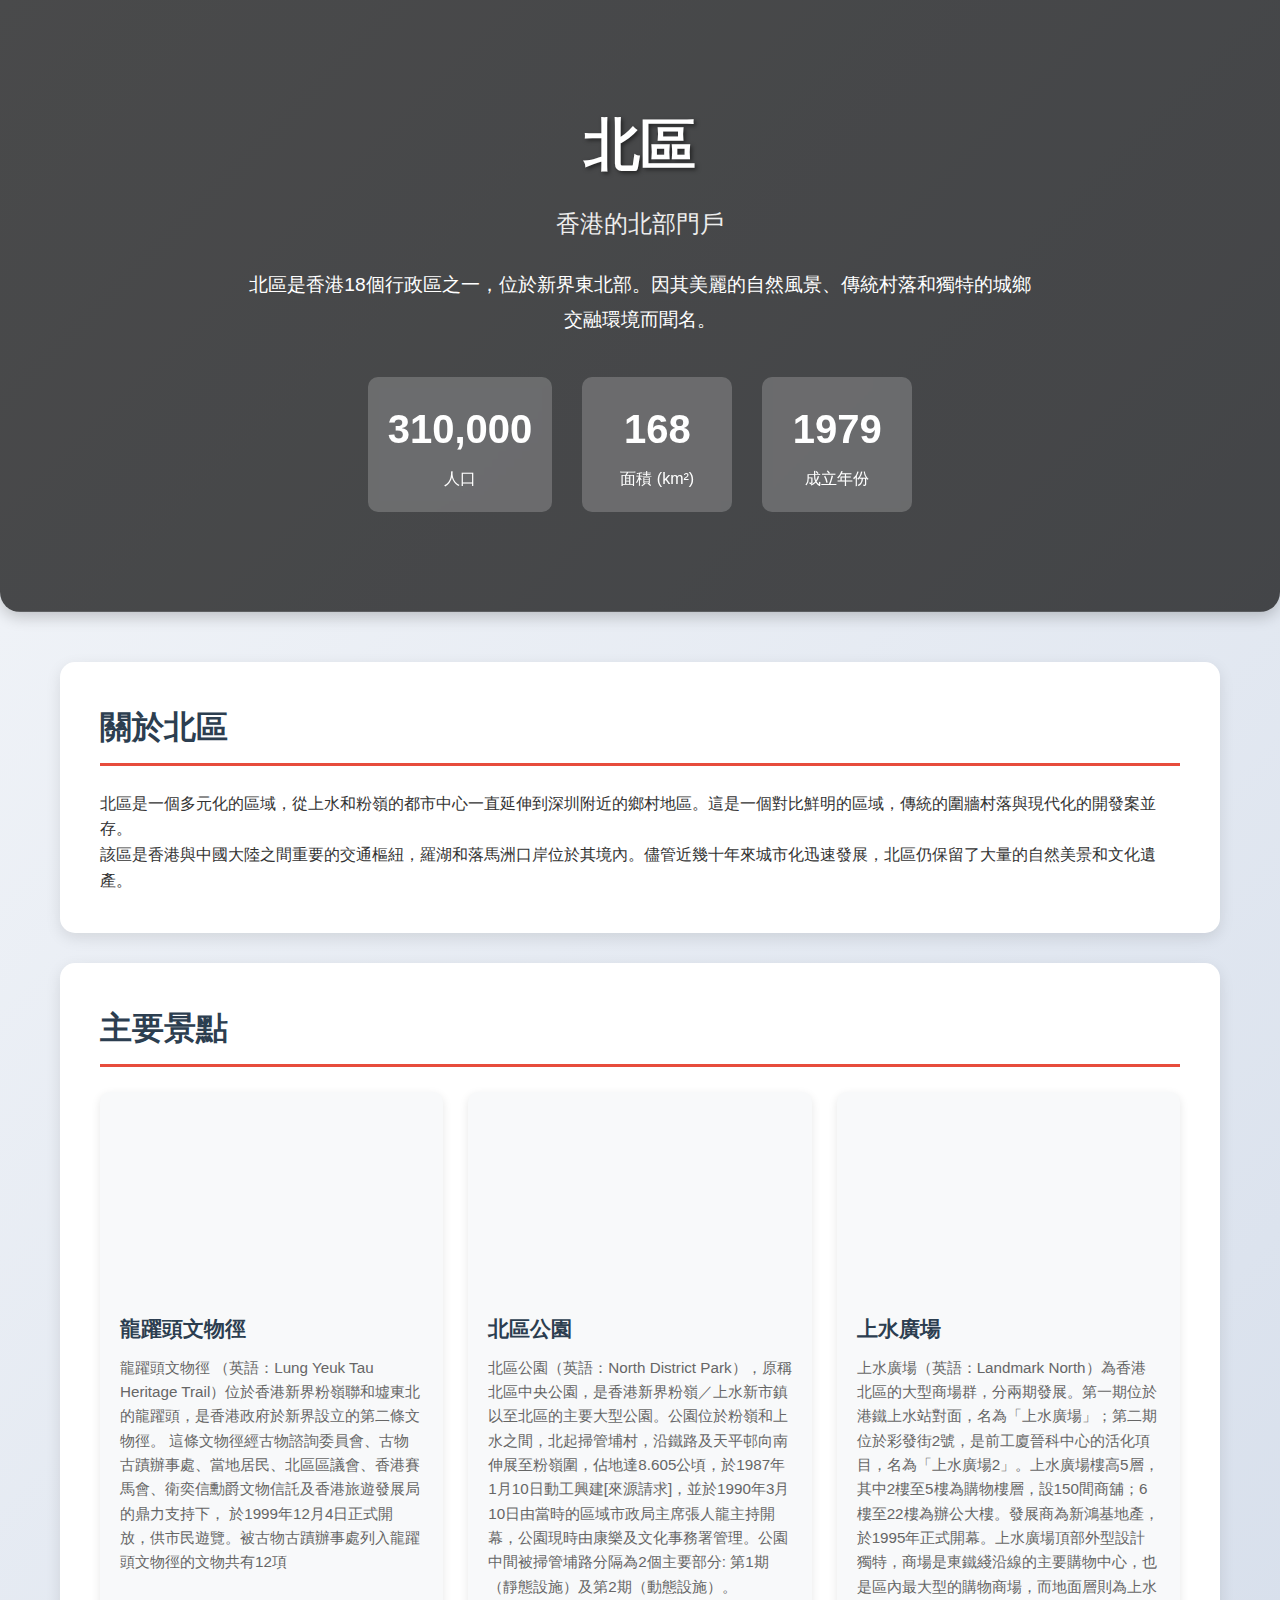
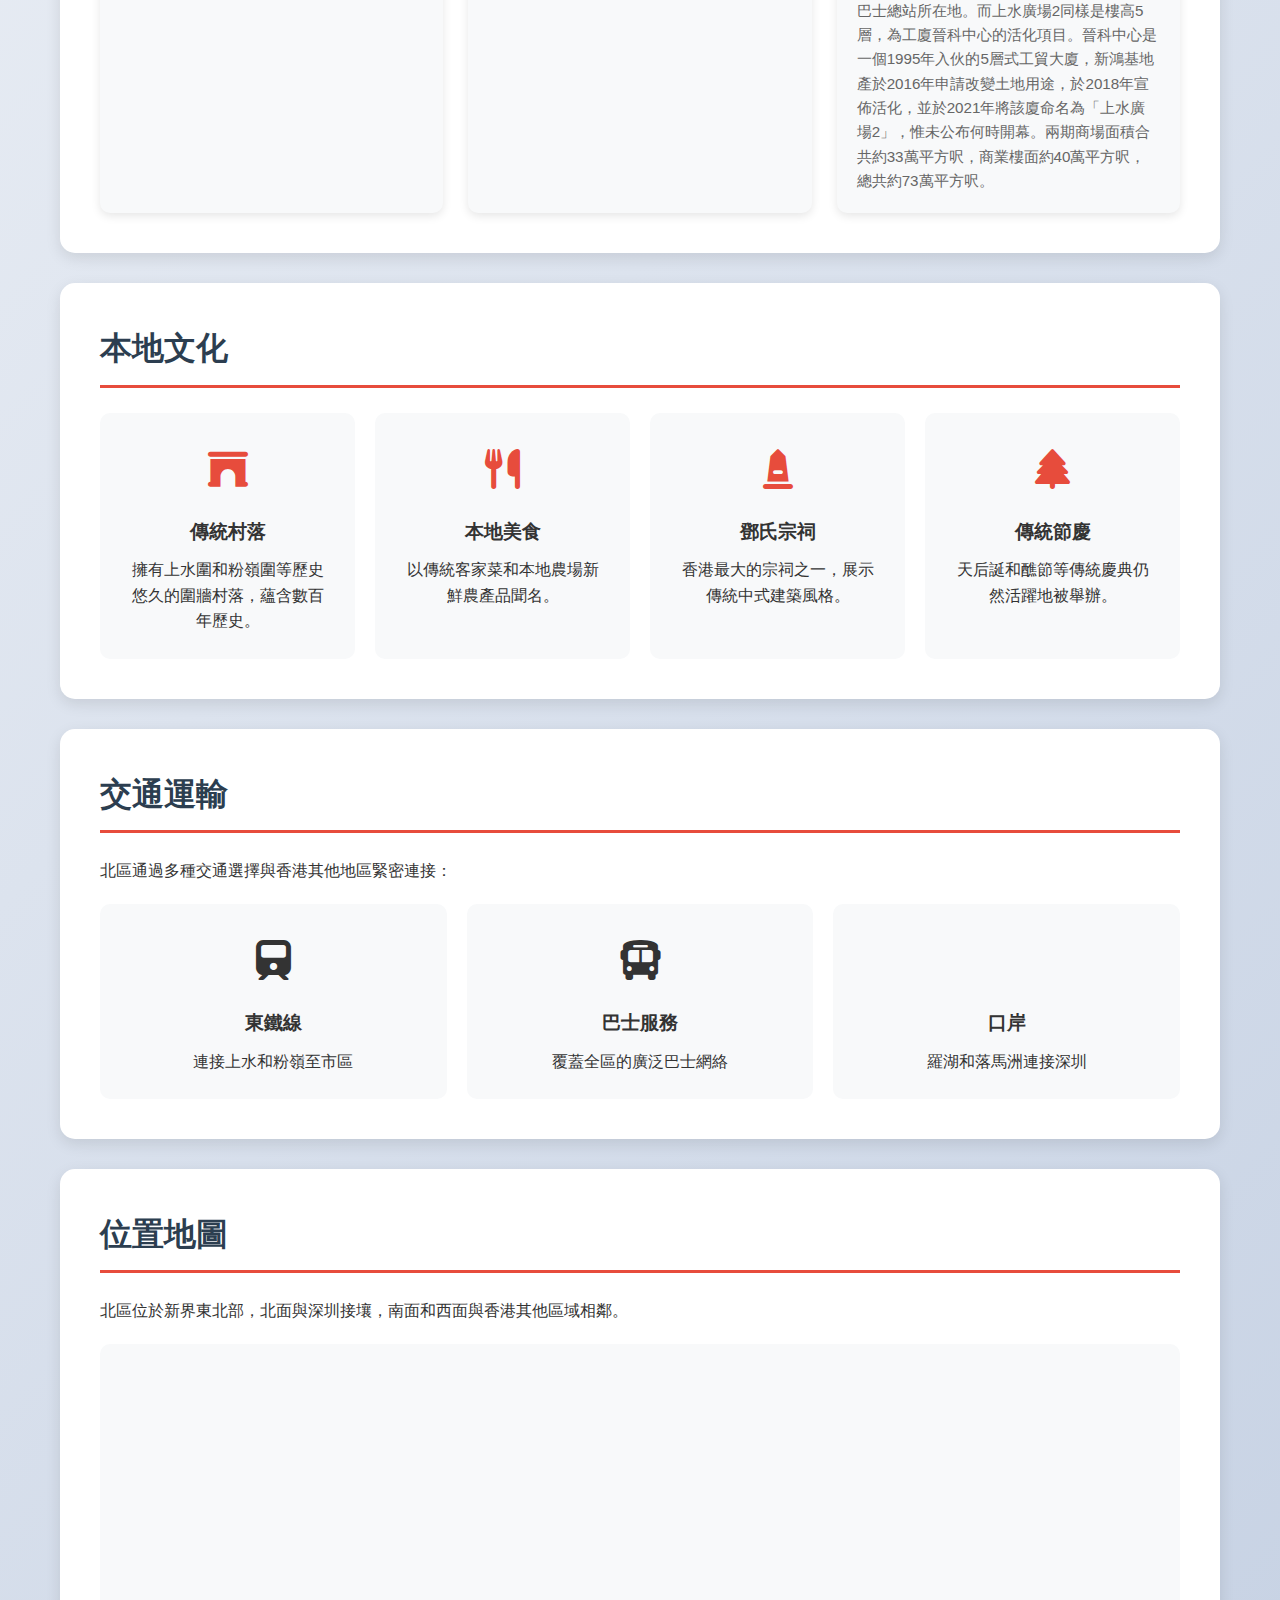
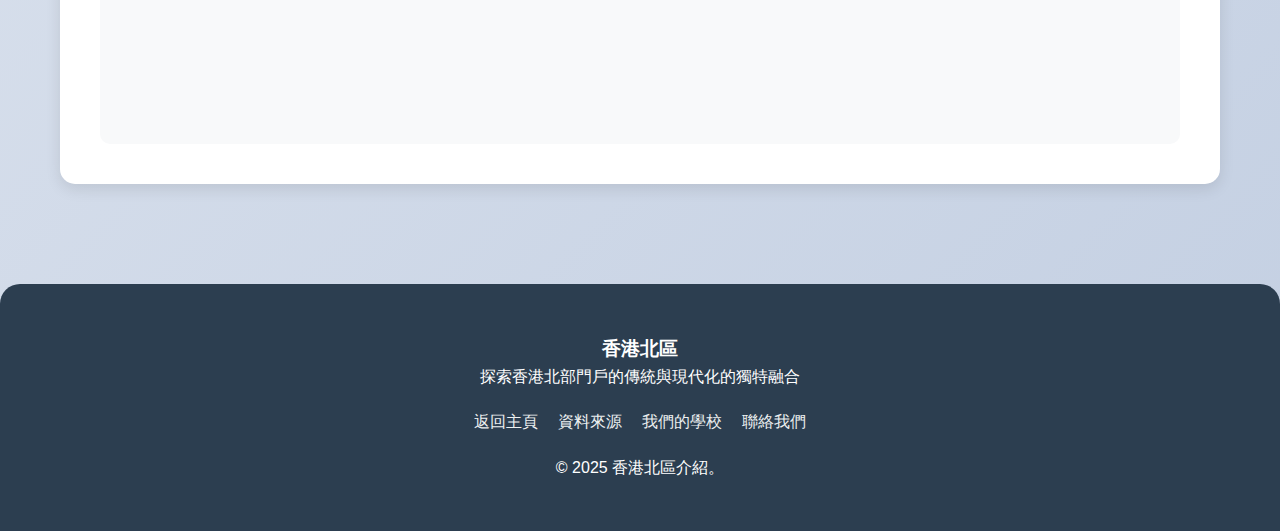
<file: homework_new_vesion/ben.html>
<!DOCTYPE html>
<html lang="en">
<head>
    <meta charset="UTF-8">
    <meta name="viewport" content="width=device-width, initial-scale=1.0">
    <title>Hong Kong North District - Regional Introduction</title>
    <link rel="stylesheet" href="https://cdnjs.cloudflare.com/ajax/libs/font-awesome/6.4.0/css/all.min.css">
    <style>
        * {
            margin: 0;
            padding: 0;
            box-sizing: border-box;
            font-family: 'Segoe UI', Tahoma, Geneva, Verdana, sans-serif;
        }
        
        body {
            background: linear-gradient(135deg, #f5f7fa 0%, #c3cfe2 100%);
            color: #333;
            line-height: 1.6;
        }
        
        .container {
            max-width: 1200px;
            margin: 0 auto;
            padding: 20px;
        }
        
        header {
            background: linear-gradient(rgba(0, 0, 0, 0.7), rgba(0, 0, 0, 0.7)), 
                        url('https://images.unsplash.com/photo-1532453288672-3a27e9be9efd?ixlib=rb-4.0.3&auto=format&fit=crop&w=1200&q=80');
            background-size: cover;
            background-position: center;
            color: white;
            text-align: center;
            padding: 80px 20px;
            border-radius: 0 0 20px 20px;
            margin-bottom: 30px;
            box-shadow: 0 5px 15px rgba(0, 0, 0, 0.2);
        }
        
        h1 {
            font-size: 3.5rem;
            margin-bottom: 15px;
            text-shadow: 2px 2px 4px rgba(0, 0, 0, 0.5);
        }
        
        .subtitle {
            font-size: 1.5rem;
            margin-bottom: 25px;
            opacity: 0.9;
        }
        
        .intro {
            font-size: 1.2rem;
            max-width: 800px;
            margin: 0 auto 30px;
            line-height: 1.8;
        }
        
        .stats {
            display: flex;
            justify-content: center;
            flex-wrap: wrap;
            gap: 30px;
            margin-top: 40px;
        }
        
        .stat-item {
            background: rgba(255, 255, 255, 0.2);
            padding: 20px;
            border-radius: 10px;
            backdrop-filter: blur(5px);
            min-width: 150px;
        }
        
        .stat-number {
            font-size: 2.5rem;
            font-weight: bold;
            margin-bottom: 5px;
        }
        
        .stat-label {
            font-size: 1rem;
        }
        
        .section {
            background: white;
            padding: 40px;
            border-radius: 15px;
            margin-bottom: 30px;
            box-shadow: 0 5px 15px rgba(0, 0, 0, 0.1);
        }
        
        h2 {
            color: #2c3e50;
            border-bottom: 3px solid #e74c3c;
            padding-bottom: 10px;
            margin-bottom: 25px;
            font-size: 2rem;
        }
        
        .attractions {
            display: grid;
            grid-template-columns: repeat(auto-fit, minmax(300px, 1fr));
            gap: 25px;
            margin-top: 20px;
        }
        
        .attraction-card {
            background: #f8f9fa;
            border-radius: 10px;
            overflow: hidden;
            transition: transform 0.3s ease, box-shadow 0.3s ease;
            box-shadow: 0 3px 10px rgba(0, 0, 0, 0.1);
        }
        
        .attraction-card:hover {
            transform: translateY(-10px);
            box-shadow: 0 10px 20px rgba(0, 0, 0, 0.2);
        }
        
        .attraction-img {
            height: 200px;
            background-size: cover;
            background-position: center;
        }
        
        .attraction-content {
            padding: 20px;
        }
        
        .attraction-title {
            font-size: 1.3rem;
            margin-bottom: 10px;
            color: #2c3e50;
        }
        
        .attraction-desc {
            color: #666;
            font-size: 0.95rem;
        }
        
        .culture-grid {
            display: grid;
            grid-template-columns: repeat(auto-fit, minmax(250px, 1fr));
            gap: 20px;
            margin-top: 20px;
        }
        
        .culture-item {
            background: #f8f9fa;
            padding: 25px;
            border-radius: 10px;
            text-align: center;
            transition: all 0.3s ease;
        }
        
        .culture-item:hover {
            background: #e74c3c;
            color: white;
            transform: scale(1.05);
        }
        
        .culture-icon {
            font-size: 2.5rem;
            margin-bottom: 15px;
            color: #e74c3c;
        }
        
        .culture-item:hover .culture-icon {
            color: white;
        }
        
        .culture-title {
            font-size: 1.2rem;
            margin-bottom: 10px;
        }
        
        .transport-options {
            display: flex;
            flex-wrap: wrap;
            gap: 20px;
            justify-content: center;
            margin-top: 20px;
        }
        
        .transport-card {
            background: #f8f9fa;
            padding: 25px;
            border-radius: 10px;
            text-align: center;
            flex: 1;
            min-width: 200px;
            transition: all 0.3s ease;
        }
        
        .transport-card:hover {
            background: #3498db;
            color: white;
            transform: translateY(-5px);
        }
        
        .transport-icon {
            font-size: 2.5rem;
            margin-bottom: 15px;
        }
        
        .transport-title {
            font-size: 1.2rem;
            margin-bottom: 10px;
        }
        
        .map-container {
            height: 400px;
            background: #f8f9fa;
            border-radius: 10px;
            overflow: hidden;
            margin-top: 20px;
            position: relative;
        }
        
        .map-placeholder {
            height: 100%;
            background: linear-gradient(45deg, #3498db, #2ecc71);
            display: flex;
            justify-content: center;
            align-items: center;
            color: white;
            font-size: 1.5rem;
            text-align: center;
            padding: 20px;
        }
        
        footer {
            background: #2c3e50;
            color: white;
            text-align: center;
            padding: 30px 20px;
            margin-top: 50px;
            border-radius: 20px 20px 0 0;
        }
        
        .footer-content {
            max-width: 800px;
            margin: 0 auto;
        }
        
        .footer-links {
            display: flex;
            justify-content: center;
            gap: 20px;
            margin: 20px 0;
            flex-wrap: wrap;
        }
        
        .footer-link {
            color: #ecf0f1;
            text-decoration: none;
            transition: color 0.3s ease;
        }
        
        .footer-link:hover {
            color: #e74c3c;
        }
        
        @media (max-width: 768px) {
            h1 {
                font-size: 2.5rem;
            }
            
            .subtitle {
                font-size: 1.2rem;
            }
            
            .section {
                padding: 25px;
            }
            
            .stats {
                gap: 15px;
            }
            
            .stat-item {
                min-width: 120px;
                padding: 15px;
            }
            
            .stat-number {
                font-size: 2rem;
            }
        }
    </style>
</head>
<body>
    <header>
        <div class="container">
            <h1>北區</h1>
            <p class="subtitle">香港的北部門戶</p>
            <p class="intro">北區是香港18個行政區之一，位於新界東北部。因其美麗的自然風景、傳統村落和獨特的城鄉交融環境而聞名。</p>
            
            <div class="stats">
                <div class="stat-item">
                    <div class="stat-number">310,000</div>
                    <div class="stat-label">人口</div>
                </div>
                <div class="stat-item">
                    <div class="stat-number">168</div>
                    <div class="stat-label">面積 (km²)</div>
                </div>
                <div class="stat-item">
                    <div class="stat-number">1979</div>
                    <div class="stat-label">成立年份</div>
                </div>
            </div>
        </div>
    </header>
    
    <div class="container">
        <section class="section">
            <h2>關於北區</h2>
            <p>北區是一個多元化的區域，從上水和粉嶺的都市中心一直延伸到深圳附近的鄉村地區。這是一個對比鮮明的區域，傳統的圍牆村落與現代化的開發案並存。</p>
            <p>該區是香港與中國大陸之間重要的交通樞紐，羅湖和落馬洲口岸位於其境內。儘管近幾十年來城市化迅速發展，北區仍保留了大量的自然美景和文化遺產。</p>
        </section>
        
        <section class="section">
            <h2>主要景點</h2>
            <div class="attractions">
                <div class="attraction-card">
                    <div class="attraction-img" style="background-image: url('https://upload.wikimedia.org/wikipedia/commons/3/32/Tang_Chung_Ling_Ancestral_Hall.JPG');"></div>
                    <div class="attraction-content">
                        <h3 class="attraction-title">龍躍頭文物徑</h3>
                        <p class="attraction-desc">龍躍頭文物徑
                        （英語：Lung Yeuk Tau Heritage Trail）位於香港新界粉嶺聯和墟東北的龍躍頭，是香港政府於新界設立的第二條文物徑。
                        這條文物徑經古物諮詢委員會、古物古蹟辦事處、當地居民、北區區議會、香港賽馬會、衛奕信勳爵文物信託及香港旅遊發展局的鼎力支持下，
                        於1999年12月4日正式開放，供市民遊覽。被古物古蹟辦事處列入龍躍頭文物徑的文物共有12項<p>
                    </div>
                </div>
                
                <div class="attraction-card">
                    <div class="attraction-img" style="background-image: url('https://upload.wikimedia.org/wikipedia/commons/thumb/d/d6/North_District_Park_Lake_201207.jpg/1024px-North_District_Park_Lake_201207.jpg');"></div>
                    <div class="attraction-content">
                        <h3 class="attraction-title">北區公園</h3>
                        <p class="attraction-desc">北區公園（英語：North District Park），原稱北區中央公園，是香港新界粉嶺／上水新市鎮以至北區的主要大型公園。公園位於粉嶺和上水之間，北起掃管埔村，沿鐵路及天平邨向南伸展至粉嶺圍，佔地達8.605公頃，於1987年1月10日動工興建[來源請求]，並於1990年3月10日由當時的區域市政局主席張人龍主持開幕，公園現時由康樂及文化事務署管理。公園中間被掃管埔路分隔為2個主要部分: 第1期（靜態設施）及第2期（動態設施）。</p>
                    </div>
                </div>
                
                <div class="attraction-card">
                    <div class="attraction-img" style="background-image: url('https://upload.wikimedia.org/wikipedia/commons/0/05/Landmark_North.JPG');"></div>
                    <div class="attraction-content">
                        <h3 class="attraction-title">上水廣場</h3>
                        <p class="attraction-desc">上水廣場（英語：Landmark North）為香港北區的大型商場群，分兩期發展。第一期位於港鐵上水站對面，名為「上水廣場」；第二期位於彩發街2號，是前工廈晉科中心的活化項目，名為「上水廣場2」。上水廣場樓高5層，其中2樓至5樓為購物樓層，設150間商舖；6樓至22樓為辦公大樓。發展商為新鴻基地產，於1995年正式開幕。上水廣場頂部外型設計獨特，商場是東鐵綫沿線的主要購物中心，也是區內最大型的購物商場，而地面層則為上水巴士總站所在地。而上水廣場2同樣是樓高5層，為工廈晉科中心的活化項目。晉科中心是一個1995年入伙的5層式工貿大廈，新鴻基地產於2016年申請改變土地用途，於2018年宣佈活化，並於2021年將該廈命名為「上水廣場2」，惟未公布何時開幕。兩期商場面積合共約33萬平方呎，商業樓面約40萬平方呎，總共約73萬平方呎。</p>
                    </div>
                </div>
            </div>
        </section>
        
        <section class="section">
            <h2>本地文化</h2>
            <div class="culture-grid">
                <div class="culture-item">
                    <div class="culture-icon"><i class="fas fa-archway"></i></div>
                    <h3 class="culture-title">傳統村落</h3>
                    <p>擁有上水圍和粉嶺圍等歷史悠久的圍牆村落，蘊含數百年歷史。</p>
                </div>
                
                <div class="culture-item">
                    <div class="culture-icon"><i class="fas fa-utensils"></i></div>
                    <h3 class="culture-title">本地美食</h3>
                    <p>以傳統客家菜和本地農場新鮮農產品聞名。</p>
                </div>
                
                <div class="culture-item">
                    <div class="culture-icon"><i class="fas fa-monument"></i></div>
                    <h3 class="culture-title">鄧氏宗祠</h3>
                    <p>香港最大的宗祠之一，展示傳統中式建築風格。</p>
                </div>
                
                <div class="culture-item">
                    <div class="culture-icon"><i class="fas fa-tree"></i></div>
                    <h3 class="culture-title">傳統節慶</h3>
                    <p>天后誕和醮節等傳統慶典仍然活躍地被舉辦。</p>
                </div>
            </div>
        </section>
        
        <section class="section">
            <h2>交通運輸</h2>
            <p>北區通過多種交通選擇與香港其他地區緊密連接：</p>
            
            <div class="transport-options">
                <div class="transport-card">
                    <div class="transport-icon"><i class="fas fa-train"></i></div>
                    <h3 class="transport-title">東鐵線</h3>
                    <p>連接上水和粉嶺至市區</p>
                </div>
                
                <div class="transport-card">
                    <div class="transport-icon"><i class="fas fa-bus"></i></div>
                    <h3 class="transport-title">巴士服務</h3>
                    <p>覆蓋全區的廣泛巴士網絡</p>
                </div>
                
                <div class="transport-card">
                    <div class="transport-icon"><i class="fas fa-border-crossing"></i></div>
                    <h3 class="transport-title">口岸</h3>
                    <p>羅湖和落馬洲連接深圳</p>
                </div>
            </div>
        </section>
        
        <section class="section">
            <h2>位置地圖</h2>
            <p>北區位於新界東北部，北面與深圳接壤，南面和西面與香港其他區域相鄰。</p>
            
            <div class="map-container">
                <iframe src="https://www.google.com/maps/embed?pb=!1m18!1m12!1m3!1d58972.490094859604!2d114.15283615!3d22.5124123!2m3!1f0!2f0!3f0!3m2!1i1024!2i768!4f13.1!3m3!1m2!1s0x3403f5db5f172d93%3A0xe20b08e8053ec4d8!2z5YyX5Y2A!5e0!3m2!1szh-TW!2shk!4v1763312551813!5m2!1szh-TW!2shk" width="100%" height="100%" style="border:0;" allowfullscreen="" loading="lazy" referrerpolicy="no-referrer-when-downgrade"></iframe>
            </div>
        </section>
    </div>
    
    <footer>
        <div class="container">
            <div class="footer-content">
                <h3>香港北區</h3>
                <p>探索香港北部門戶的傳統與現代化的獨特融合</p>
                
                <div class="footer-links">
                    <a href="index.html" class="footer-link">返回主頁</a>
                    <a href="wheredate.html" class="footer-link">資料來源</a>
                    <a href="https://yc.edu.hk/tc" class="footer-link">我們的學校</a>
                    <a href="https://www.youtube.com/watch?v=oHg5SJYRHA0" class="footer-link">聯絡我們</a>
                </div>
                
                <p>&copy; 2025 香港北區介紹。</p>
            </div>
        </div>
    </footer>
</body>
</html>
</file>
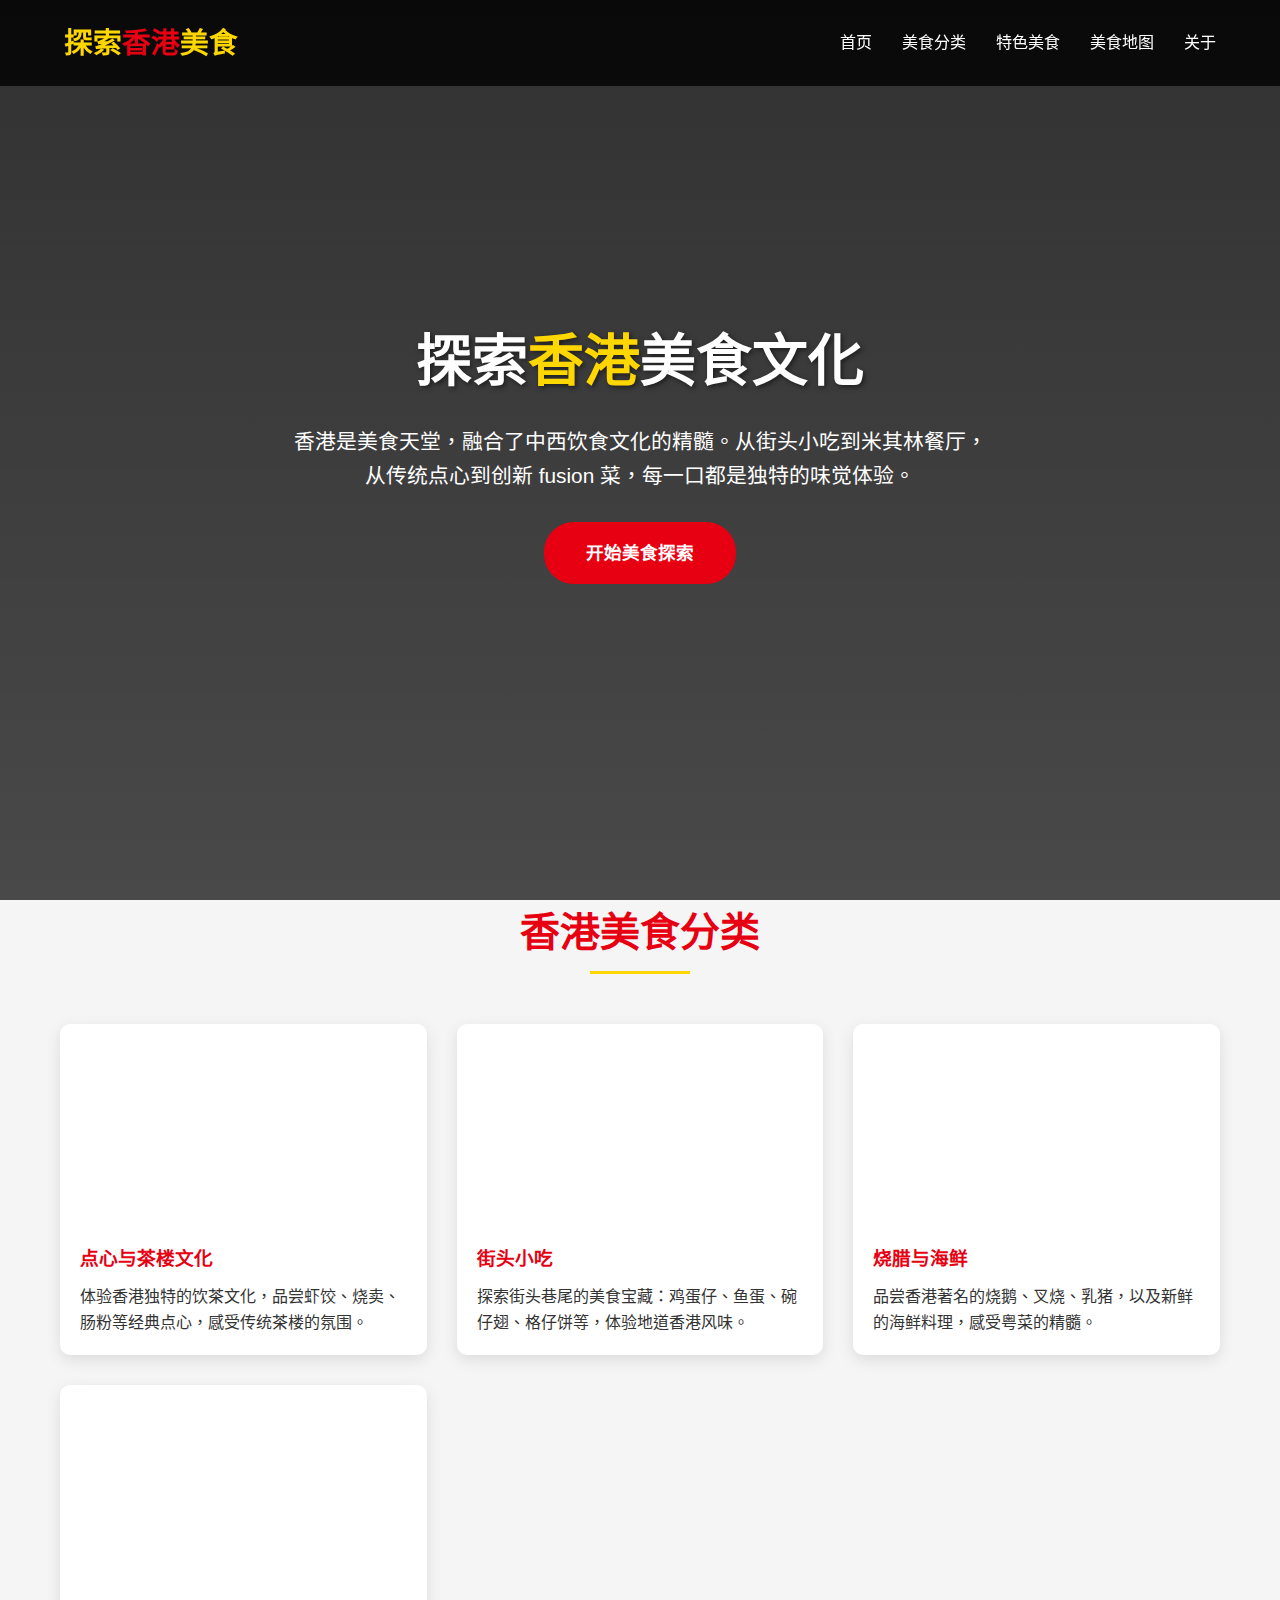
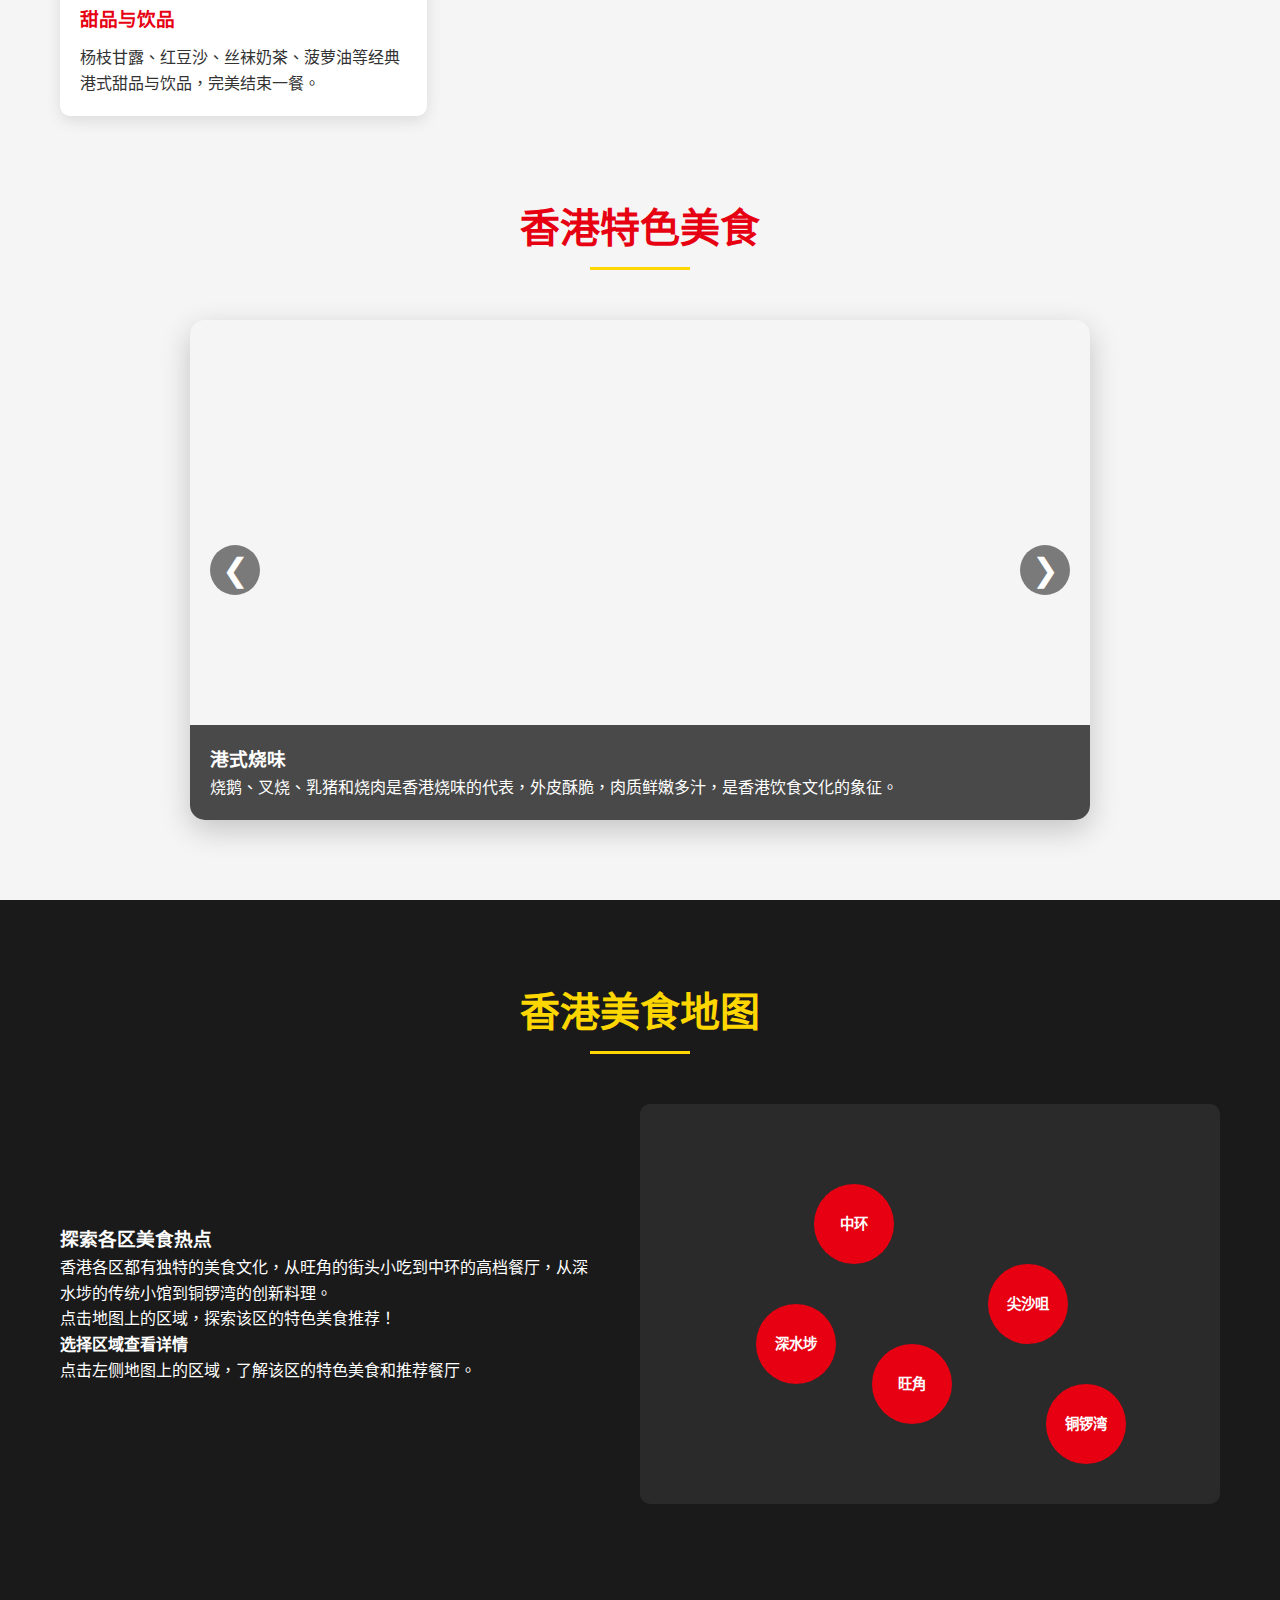
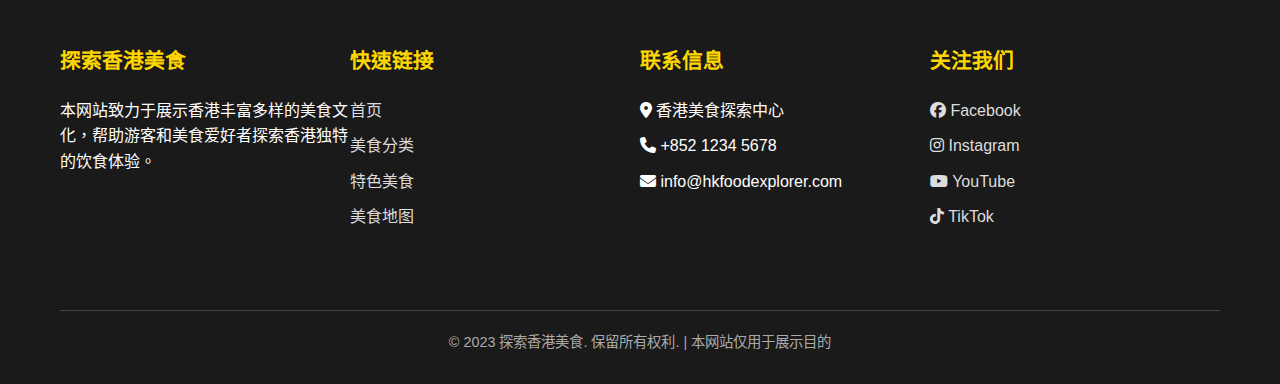
<file: homework_new_vesion/liang.html>
<!DOCTYPE html>
<html lang="zh-HK">
<head>
    <meta charset="UTF-8">
    <meta name="viewport" content="width=device-width, initial-scale=1.0">
    <title>探索香港美食 | Discover Hong Kong Cuisine</title>
    <link rel="stylesheet" href="https://cdnjs.cloudflare.com/ajax/libs/font-awesome/6.4.0/css/all.min.css">
    <style>
        * {
            margin: 0;
            padding: 0;
            box-sizing: border-box;
            font-family: 'Segoe UI', 'Microsoft JhengHei', sans-serif;
        }
        
        :root {
            --hongkong-red: #e60012;
            --hongkong-gold: #ffd700;
            --dark-bg: #1a1a1a;
            --light-bg: #f5f5f5;
            --text-dark: #333;
            --text-light: #fff;
        }
        
        body {
            background-color: var(--light-bg);
            color: var(--text-dark);
            line-height: 1.6;
        }
        
        .container {
            max-width: 1200px;
            margin: 0 auto;
            padding: 0 20px;
        }
        
        /* 头部样式 */
        header {
            background: linear-gradient(rgba(0,0,0,0.8), rgba(0,0,0,0.7)), url('https://images.unsplash.com/photo-1523851387002-5f45168c6e67?ixlib=rb-4.0.3&auto=format&fit=crop&w=1200&q=80');
            background-size: cover;
            background-position: center;
            color: var(--text-light);
            min-height: 100vh;
            display: flex;
            flex-direction: column;
        }
        
        nav {
            display: flex;
            justify-content: space-between;
            align-items: center;
            padding: 20px 5%;
            background-color: rgba(0, 0, 0, 0.8);
            position: fixed;
            width: 100%;
            z-index: 1000;
        }
        
        .logo {
            font-size: 1.8rem;
            font-weight: bold;
            color: var(--hongkong-gold);
        }
        
        .logo span {
            color: var(--hongkong-red);
        }
        
        .nav-links {
            display: flex;
            list-style: none;
        }
        
        .nav-links li {
            margin-left: 30px;
        }
        
        .nav-links a {
            color: var(--text-light);
            text-decoration: none;
            font-weight: 500;
            transition: color 0.3s;
        }
        
        .nav-links a:hover {
            color: var(--hongkong-gold);
        }
        
        .mobile-menu-btn {
            display: none;
            background: none;
            border: none;
            color: white;
            font-size: 1.5rem;
            cursor: pointer;
        }
        
        .hero {
            flex: 1;
            display: flex;
            flex-direction: column;
            justify-content: center;
            align-items: center;
            text-align: center;
            padding: 0 20px;
        }
        
        .hero h1 {
            font-size: 3.5rem;
            margin-bottom: 20px;
            text-shadow: 2px 2px 5px rgba(0,0,0,0.5);
        }
        
        .hero h1 span {
            color: var(--hongkong-gold);
        }
        
        .hero p {
            font-size: 1.3rem;
            max-width: 700px;
            margin-bottom: 30px;
        }
        
        .cta-button {
            display: inline-block;
            background-color: var(--hongkong-red);
            color: white;
            padding: 15px 40px;
            border-radius: 30px;
            text-decoration: none;
            font-weight: bold;
            font-size: 1.1rem;
            transition: all 0.3s;
            border: 2px solid var(--hongkong-red);
        }
        
        .cta-button:hover {
            background-color: transparent;
            color: var(--hongkong-red);
        }
        
        /* 主体内容样式 */
        section {
            padding: 80px 0;
        }
        
        .section-title {
            text-align: center;
            margin-bottom: 50px;
            position: relative;
        }
        
        .section-title h2 {
            font-size: 2.5rem;
            color: var(--hongkong-red);
            display: inline-block;
            padding-bottom: 10px;
        }
        
        .section-title h2:after {
            content: '';
            position: absolute;
            width: 100px;
            height: 3px;
            background-color: var(--hongkong-gold);
            bottom: 0;
            left: 50%;
            transform: translateX(-50%);
        }
        
        /* 美食分类 */
        .category-grid {
            display: grid;
            grid-template-columns: repeat(auto-fit, minmax(280px, 1fr));
            gap: 30px;
        }
        
        .category-card {
            background-color: white;
            border-radius: 10px;
            overflow: hidden;
            box-shadow: 0 5px 15px rgba(0,0,0,0.1);
            transition: transform 0.3s;
        }
        
        .category-card:hover {
            transform: translateY(-10px);
        }
        
        .category-img {
            height: 200px;
            background-size: cover;
            background-position: center;
        }
        
        .category-content {
            padding: 20px;
        }
        
        .category-content h3 {
            color: var(--hongkong-red);
            margin-bottom: 10px;
        }
        
        /* 特色美食轮播 */
        .carousel-container {
            position: relative;
            max-width: 900px;
            margin: 0 auto;
            overflow: hidden;
            border-radius: 15px;
            box-shadow: 0 10px 30px rgba(0,0,0,0.2);
        }
        
        .carousel {
            display: flex;
            transition: transform 0.5s ease;
        }
        
        .carousel-item {
            min-width: 100%;
            position: relative;
        }
        
        .carousel-img {
            height: 500px;
            background-size: cover;
            background-position: center;
        }
        
        .carousel-caption {
            position: absolute;
            bottom: 0;
            background: rgba(0,0,0,0.7);
            color: white;
            width: 100%;
            padding: 20px;
        }
        
        .carousel-btn {
            position: absolute;
            top: 50%;
            transform: translateY(-50%);
            background: rgba(0,0,0,0.5);
            color: white;
            border: none;
            font-size: 2rem;
            width: 50px;
            height: 50px;
            border-radius: 50%;
            cursor: pointer;
            transition: background 0.3s;
        }
        
        .carousel-btn:hover {
            background: rgba(230, 0, 18, 0.8);
        }
        
        .carousel-btn.prev {
            left: 20px;
        }
        
        .carousel-btn.next {
            right: 20px;
        }
        
        /* 美食地图 */
        .food-map {
            background-color: var(--dark-bg);
            color: white;
        }
        
        .map-container {
            display: flex;
            flex-wrap: wrap;
            align-items: center;
            gap: 40px;
        }
        
        .map-info {
            flex: 1;
            min-width: 300px;
        }
        
        .map-visual {
            flex: 1;
            min-width: 300px;
            height: 400px;
            background-color: #2a2a2a;
            border-radius: 10px;
            display: flex;
            flex-direction: column;
            justify-content: center;
            align-items: center;
            padding: 20px;
            position: relative;
        }
        
        .district {
            position: absolute;
            width: 80px;
            height: 80px;
            background-color: var(--hongkong-red);
            border-radius: 50%;
            display: flex;
            justify-content: center;
            align-items: center;
            cursor: pointer;
            transition: all 0.3s;
        }
        
        .district:hover {
            transform: scale(1.1);
            background-color: var(--hongkong-gold);
            color: var(--dark-bg);
        }
        
        .district span {
            font-weight: bold;
            text-align: center;
            font-size: 0.9rem;
        }
        
        .district-info {
            display: none;
            background-color: white;
            color: var(--text-dark);
            padding: 15px;
            border-radius: 10px;
            position: absolute;
            top: -100px;
            width: 200px;
            box-shadow: 0 5px 15px rgba(0,0,0,0.2);
            z-index: 10;
        }
        
        /* 页脚 */
        footer {
            background-color: var(--dark-bg);
            color: white;
            padding: 60px 0 30px;
        }
        
        .footer-content {
            display: flex;
            flex-wrap: wrap;
            justify-content: space-between;
            margin-bottom: 40px;
        }
        
        .footer-column {
            flex: 1;
            min-width: 250px;
            margin-bottom: 30px;
        }
        
        .footer-column h3 {
            color: var(--hongkong-gold);
            margin-bottom: 20px;
            font-size: 1.3rem;
        }
        
        .footer-links {
            list-style: none;
        }
        
        .footer-links li {
            margin-bottom: 10px;
        }
        
        .footer-links a {
            color: #ddd;
            text-decoration: none;
            transition: color 0.3s;
        }
        
        .footer-links a:hover {
            color: var(--hongkong-gold);
        }
        
        .copyright {
            text-align: center;
            padding-top: 20px;
            border-top: 1px solid #444;
            color: #aaa;
            font-size: 0.9rem;
        }
        
        /* 响应式设计 */
        @media (max-width: 992px) {
            .hero h1 {
                font-size: 2.8rem;
            }
            
            .nav-links {
                display: none;
                position: absolute;
                top: 100%;
                left: 0;
                width: 100%;
                background-color: rgba(0, 0, 0, 0.9);
                flex-direction: column;
                padding: 20px 0;
            }
            
            .nav-links.active {
                display: flex;
            }
            
            .nav-links li {
                margin: 10px 0;
                text-align: center;
            }
            
            .mobile-menu-btn {
                display: block;
            }
            
            .carousel-img {
                height: 400px;
            }
        }
        
        @media (max-width: 768px) {
            .hero h1 {
                font-size: 2.2rem;
            }
            
            .hero p {
                font-size: 1.1rem;
            }
            
            .section-title h2 {
                font-size: 2rem;
            }
            
            .carousel-img {
                height: 300px;
            }
        }
    </style>
</head>
<body>
    <!-- 头部和导航 -->
    <header>
        <nav>
            <div class="logo">探索<span>香港</span>美食</div>
            <button class="mobile-menu-btn" id="mobileMenuBtn">
                <i class="fas fa-bars"></i>
            </button>
            <ul class="nav-links" id="navLinks">
                <li><a href="#home">首页</a></li>
                <li><a href="#categories">美食分类</a></li>
                <li><a href="#specialties">特色美食</a></li>
                <li><a href="#map">美食地图</a></li>
                <li><a href="#about">关于</a></li>
            </ul>
        </nav>
        
        <div class="hero" id="home">
            <h1>探索<span>香港</span>美食文化</h1>
            <p>香港是美食天堂，融合了中西饮食文化的精髓。从街头小吃到米其林餐厅，从传统点心到创新 fusion 菜，每一口都是独特的味觉体验。</p>
            <a href="#categories" class="cta-button">开始美食探索</a>
        </div>
    </header>
    
    <!-- 美食分类部分 -->
    <section class="container" id="categories">
        <div class="section-title">
            <h2>香港美食分类</h2>
        </div>
        <div class="category-grid">
            <div class="category-card">
                <div class="category-img" style="background-image: url('https://images.unsplash.com/photo-1563245372-f21724e3856d?ixlib=rb-4.0.3&auto=format&fit=crop&w=800&q=80');"></div>
                <div class="category-content">
                    <h3>点心与茶楼文化</h3>
                    <p>体验香港独特的饮茶文化，品尝虾饺、烧卖、肠粉等经典点心，感受传统茶楼的氛围。</p>
                </div>
            </div>
            
            <div class="category-card">
                <div class="category-img" style="background-image: url('https://images.unsplash.com/photo-1556909114-f6e7ad7d3136?ixlib=rb-4.0.3&auto=format&fit=crop&w=800&q=80');"></div>
                <div class="category-content">
                    <h3>街头小吃</h3>
                    <p>探索街头巷尾的美食宝藏：鸡蛋仔、鱼蛋、碗仔翅、格仔饼等，体验地道香港风味。</p>
                </div>
            </div>
            
            <div class="category-card">
                <div class="category-img" style="background-image: url('https://images.unsplash.com/photo-1563245372-f21724e3856d?ixlib=rb-4.0.3&auto=format&fit=crop&w=800&q=80');"></div>
                <div class="category-content">
                    <h3>烧腊与海鲜</h3>
                    <p>品尝香港著名的烧鹅、叉烧、乳猪，以及新鲜的海鲜料理，感受粤菜的精髓。</p>
                </div>
            </div>
            
            <div class="category-card">
                <div class="category-img" style="background-image: url('https://images.unsplash.com/photo-1565299624946-b28f40a0ca4b?ixlib=rb-4.0.3&auto=format&fit=crop&w=800&q=80');"></div>
                <div class="category-content">
                    <h3>甜品与饮品</h3>
                    <p>杨枝甘露、红豆沙、丝袜奶茶、菠萝油等经典港式甜品与饮品，完美结束一餐。</p>
                </div>
            </div>
        </div>
    </section>
    
    <!-- 特色美食轮播 -->
    <section id="specialties">
        <div class="container">
            <div class="section-title">
                <h2>香港特色美食</h2>
            </div>
            <div class="carousel-container">
                <div class="carousel" id="carousel">
                    <div class="carousel-item">
                        <div class="carousel-img" style="background-image: url('https://images.unsplash.com/photo-1563245372-f21724e3856d?ixlib=rb-4.0.3&auto=format&fit=crop&w=1200&q=80');"></div>
                        <div class="carousel-caption">
                            <h3>港式烧味</h3>
                            <p>烧鹅、叉烧、乳猪和烧肉是香港烧味的代表，外皮酥脆，肉质鲜嫩多汁，是香港饮食文化的象征。</p>
                        </div>
                    </div>
                    
                    <div class="carousel-item">
                        <div class="carousel-img" style="background-image: url('https://images.unsplash.com/photo-1586190848861-99aa4a171e90?ixlib=rb-4.0.3&auto=format&fit=crop&w=1200&q=80');"></div>
                        <div class="carousel-caption">
                            <h3>经典点心</h3>
                            <p>虾饺、烧卖、凤爪、肠粉等点心品种繁多，是香港饮茶文化中不可或缺的一部分。</p>
                        </div>
                    </div>
                    
                    <div class="carousel-item">
                        <div class="carousel-img" style="background-image: url('https://images.unsplash.com/photo-1556909114-f6e7ad7d3136?ixlib=rb-4.0.3&auto=format&fit=crop&w=1200&q=80');"></div>
                        <div class="carousel-caption">
                            <h3>街头小吃</h3>
                            <p>鸡蛋仔、鱼蛋、碗仔翅等街头小吃价格亲民，味道独特，是体验香港市井文化的绝佳方式。</p>
                        </div>
                    </div>
                </div>
                <button class="carousel-btn prev" id="prevBtn">&#10094;</button>
                <button class="carousel-btn next" id="nextBtn">&#10095;</button>
            </div>
        </div>
    </section>
    
    <!-- 美食地图 -->
    <section class="food-map" id="map">
        <div class="container">
            <div class="section-title">
                <h2 style="color: var(--hongkong-gold);">香港美食地图</h2>
            </div>
            <div class="map-container">
                <div class="map-info">
                    <h3>探索各区美食热点</h3>
                    <p>香港各区都有独特的美食文化，从旺角的街头小吃到中环的高档餐厅，从深水埗的传统小馆到铜锣湾的创新料理。</p>
                    <p>点击地图上的区域，探索该区的特色美食推荐！</p>
                    <div id="district-info">
                        <h4>选择区域查看详情</h4>
                        <p>点击左侧地图上的区域，了解该区的特色美食和推荐餐厅。</p>
                    </div>
                </div>
                <div class="map-visual">
                    <div class="district" style="top: 20%; left: 30%;" data-district="central">
                        <span>中环</span>
                        <div class="district-info">
                            <h4>中环</h4>
                            <p>高档餐厅、米其林星级食府、兰桂坊酒吧街</p>
                            <p>推荐：镛记酒家、莲香楼</p>
                        </div>
                    </div>
                    
                    <div class="district" style="top: 60%; left: 40%;" data-district="mongkok">
                        <span>旺角</span>
                        <div class="district-info">
                            <h4>旺角</h4>
                            <p>街头小吃天堂，夜市美食集中地</p>
                            <p>推荐：肥姐小食店、满记甜品</p>
                        </div>
                    </div>
                    
                    <div class="district" style="top: 40%; left: 60%;" data-district="tsimshatsui">
                        <span>尖沙咀</span>
                        <div class="district-info">
                            <h4>尖沙咀</h4>
                            <p>多元文化美食，海景餐厅集中地</p>
                            <p>推荐：澳洲牛奶公司、珍妮曲奇</p>
                        </div>
                    </div>
                    
                    <div class="district" style="top: 70%; left: 70%;" data-district="causewaybay">
                        <span>铜锣湾</span>
                        <div class="district-info">
                            <h4>铜锣湾</h4>
                            <p>购物与美食结合，日式料理集中地</p>
                            <p>推荐：一兰拉面、义顺牛奶公司</p>
                        </div>
                    </div>
                    
                    <div class="district" style="top: 50%; left: 20%;" data-district="shamshuipo">
                        <span>深水埗</span>
                        <div class="district-info">
                            <h4>深水埗</h4>
                            <p>传统港式美食，平民价格，地道风味</p>
                            <p>推荐：刘森记面家、维记咖啡粉面</p>
                        </div>
                    </div>
                </div>
            </div>
        </div>
    </section>
    
    <!-- 页脚 -->
    <footer id="about">
        <div class="container">
            <div class="footer-content">
                <div class="footer-column">
                    <h3>探索香港美食</h3>
                    <p>本网站致力于展示香港丰富多样的美食文化，帮助游客和美食爱好者探索香港独特的饮食体验。</p>
                </div>
                
                <div class="footer-column">
                    <h3>快速链接</h3>
                    <ul class="footer-links">
                        <li><a href="#home">首页</a></li>
                        <li><a href="#categories">美食分类</a></li>
                        <li><a href="#specialties">特色美食</a></li>
                        <li><a href="#map">美食地图</a></li>
                    </ul>
                </div>
                
                <div class="footer-column">
                    <h3>联系信息</h3>
                    <ul class="footer-links">
                        <li><i class="fas fa-map-marker-alt"></i> 香港美食探索中心</li>
                        <li><i class="fas fa-phone"></i> +852 1234 5678</li>
                        <li><i class="fas fa-envelope"></i> info@hkfoodexplorer.com</li>
                    </ul>
                </div>
                
                <div class="footer-column">
                    <h3>关注我们</h3>
                    <ul class="footer-links">
                        <li><a href="#"><i class="fab fa-facebook"></i> Facebook</a></li>
                        <li><a href="#"><i class="fab fa-instagram"></i> Instagram</a></li>
                        <li><a href="#"><i class="fab fa-youtube"></i> YouTube</a></li>
                        <li><a href="#"><i class="fab fa-tiktok"></i> TikTok</a></li>
                    </ul>
                </div>
            </div>
            
            <div class="copyright">
                <p>&copy; 2023 探索香港美食. 保留所有权利. | 本网站仅用于展示目的</p>
            </div>
        </div>
    </footer>
    
    <script>
        // 移动端菜单切换
        const mobileMenuBtn = document.getElementById('mobileMenuBtn');
        const navLinks = document.getElementById('navLinks');
        
        mobileMenuBtn.addEventListener('click', () => {
            navLinks.classList.toggle('active');
        });
        
        // 轮播功能
        const carousel = document.getElementById('carousel');
        const prevBtn = document.getElementById('prevBtn');
        const nextBtn = document.getElementById('nextBtn');
        const carouselItems = document.querySelectorAll('.carousel-item');
        
        let currentIndex = 0;
        const totalItems = carouselItems.length;
        
        function updateCarousel() {
            carousel.style.transform = `translateX(-${currentIndex * 100}%)`;
        }
        
        nextBtn.addEventListener('click', () => {
            currentIndex = (currentIndex + 1) % totalItems;
            updateCarousel();
        });
        
        prevBtn.addEventListener('click', () => {
            currentIndex = (currentIndex - 1 + totalItems) % totalItems;
            updateCarousel();
        });
        
        // 自动轮播
        setInterval(() => {
            currentIndex = (currentIndex + 1) % totalItems;
            updateCarousel();
        }, 5000);
        
        // 美食地图交互
        const districts = document.querySelectorAll('.district');
        const districtInfo = document.getElementById('district-info');
        
        districts.forEach(district => {
            district.addEventListener('mouseenter', () => {
                const info = district.querySelector('.district-info');
                info.style.display = 'block';
            });
            
            district.addEventListener('mouseleave', () => {
                const info = district.querySelector('.district-info');
                info.style.display = 'none';
            });
            
            district.addEventListener('click', () => {
                const districtName = district.getAttribute('data-district');
                const info = district.querySelector('.district-info').innerHTML;
                districtInfo.innerHTML = info;
            });
        });
        
        // 平滑滚动
        document.querySelectorAll('a[href^="#"]').forEach(anchor => {
            anchor.addEventListener('click', function(e) {
                e.preventDefault();
                
                if(this.getAttribute('href') === '#') return;
                
                const targetId = this.getAttribute('href');
                const targetElement = document.querySelector(targetId);
                
                if(targetElement) {
                    window.scrollTo({
                        top: targetElement.offsetTop - 80,
                        behavior: 'smooth'
                    });
                    
                    // 关闭移动端菜单
                    if(navLinks.classList.contains('active')) {
                        navLinks.classList.remove('active');
                    }
                }
            });
        });
    </script>
</body>
</html>
</file>
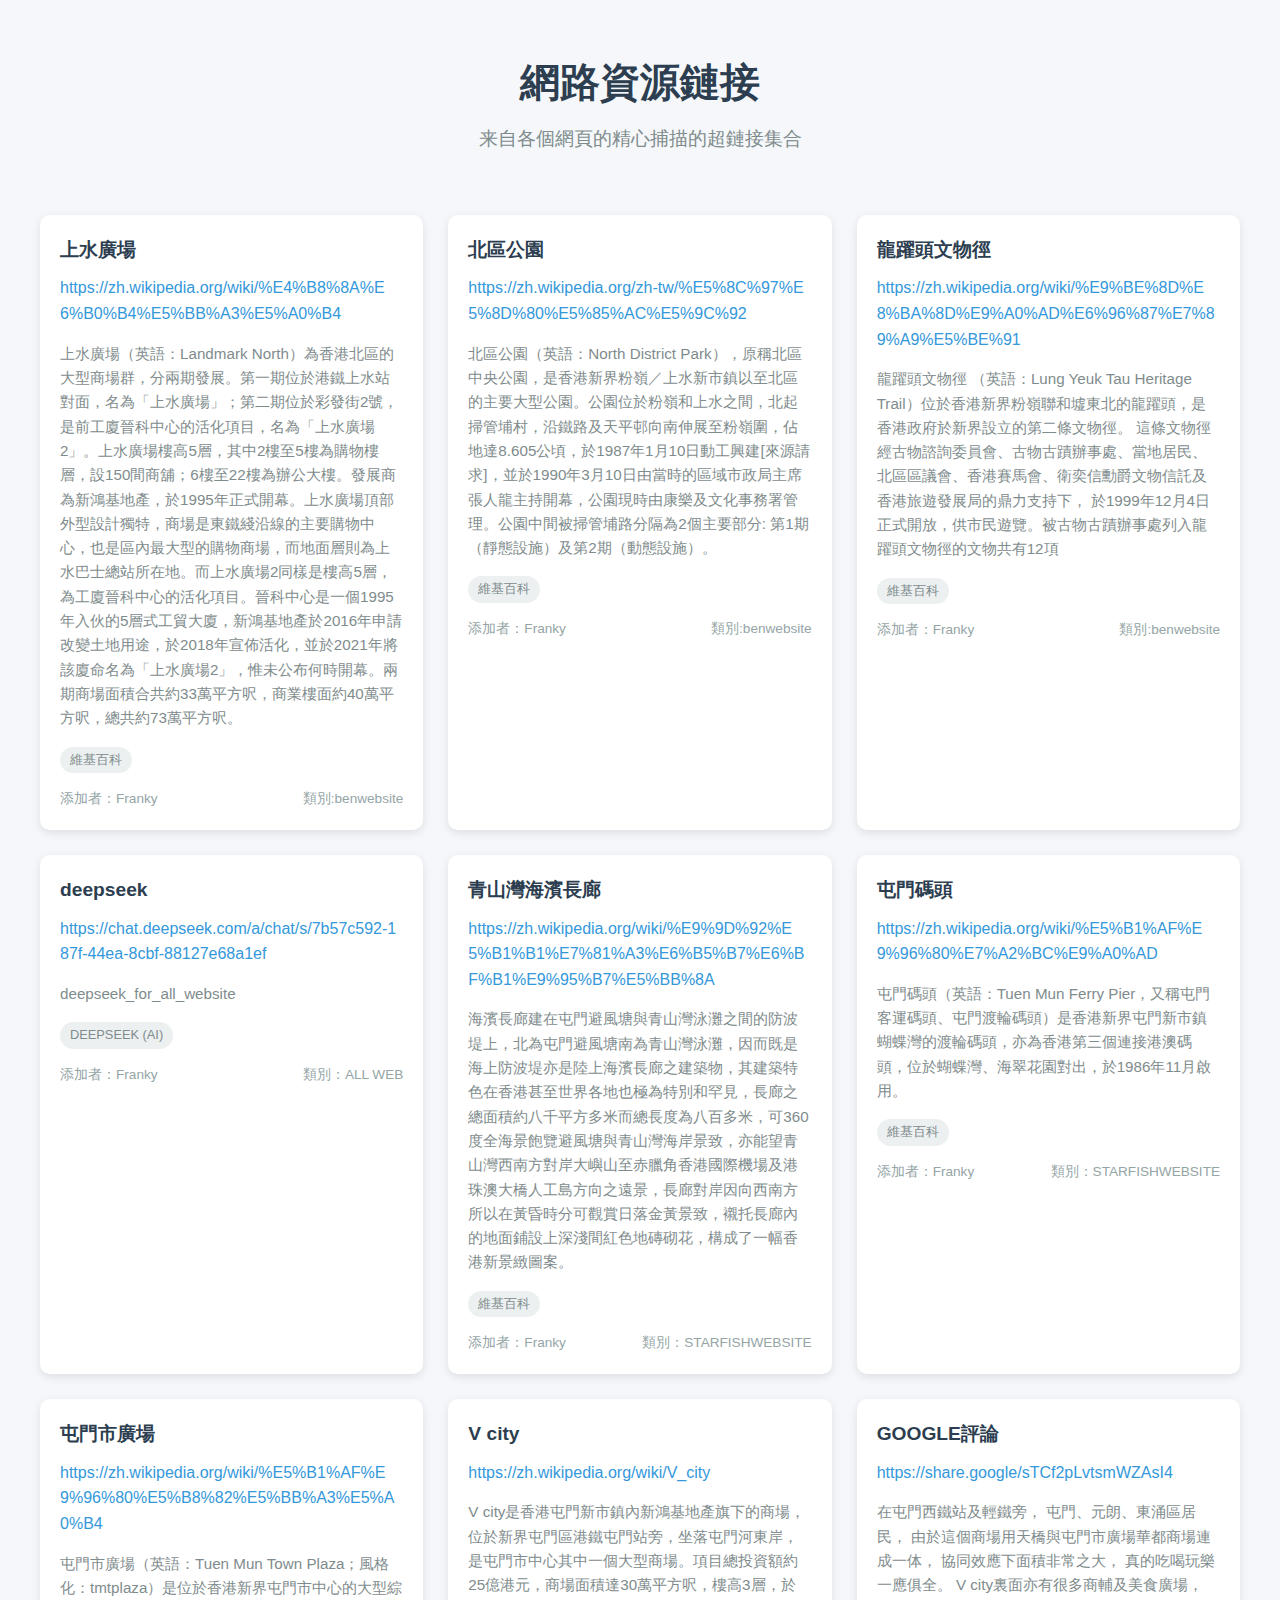
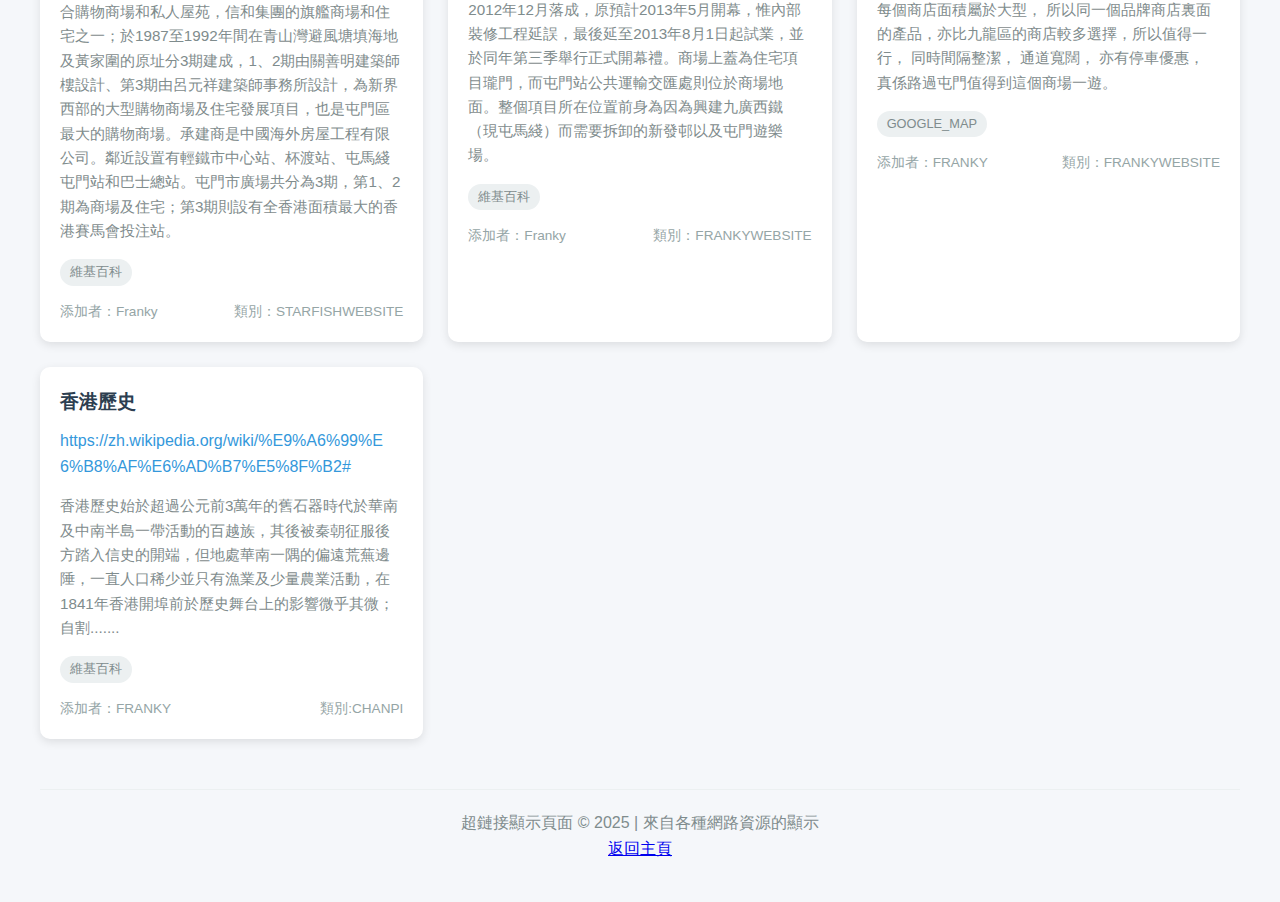
<file: homework_new_vesion/wheredate.html>
<!DOCTYPE html>
<html lang="en">
<head>
    <meta charset="UTF-8">
    <meta name="viewport" content="width=device-width, initial-scale=1.0">
    <title>網路資源鏈接</title>
    <style>
        * {
            margin: 0;
            padding: 0;
            box-sizing: border-box;
            font-family: 'Segoe UI', Tahoma, Geneva, Verdana, sans-serif;
        }
        
        body {
            background-color: #f5f7fa;
            color: #333;
            line-height: 1.6;
            padding: 20px;
        }
        
        .container {
            max-width: 1200px;
            margin: 0 auto;
        }
        
        header {
            text-align: center;
            padding: 30px 0;
            margin-bottom: 30px;
        }
        
        h1 {
            color: #2c3e50;
            font-size: 2.5rem;
            margin-bottom: 10px;
        }
        
        .subtitle {
            color: #7f8c8d;
            font-size: 1.2rem;
            max-width: 600px;
            margin: 0 auto;
        }
        
        .search-bar {
            display: flex;
            justify-content: center;
            margin-bottom: 30px;
        }
        
        .search-bar input {
            width: 60%;
            padding: 12px 20px;
            border: 1px solid #ddd;
            border-radius: 30px;
            font-size: 1rem;
            box-shadow: 0 2px 5px rgba(0,0,0,0.1);
        }
        
        .categories {
            display: flex;
            justify-content: center;
            flex-wrap: wrap;
            gap: 10px;
            margin-bottom: 30px;
        }
        
        .category-btn {
            padding: 8px 16px;
            background-color: #fff;
            border: 1px solid #ddd;
            border-radius: 20px;
            cursor: pointer;
            transition: all 0.3s ease;
        }
        
        .category-btn:hover, .category-btn.active {
            background-color: #3498db;
            color: white;
        }
        
        .links-container {
            display: grid;
            grid-template-columns: repeat(auto-fill, minmax(300px, 1fr));
            gap: 25px;
        }
        
        .link-card {
            background-color: white;
            border-radius: 10px;
            padding: 20px;
            box-shadow: 0 3px 10px rgba(0,0,0,0.1);
            transition: transform 0.3s ease, box-shadow 0.3s ease;
        }
        
        .link-card:hover {
            transform: translateY(-5px);
            box-shadow: 0 5px 15px rgba(0,0,0,0.15);
        }
        
        .link-title {
            font-size: 1.2rem;
            margin-bottom: 10px;
            color: #2c3e50;
        }
        
        .link-url {
            color: #3498db;
            text-decoration: none;
            word-break: break-all;
            display: block;
            margin-bottom: 15px;
        }
        
        .link-description {
            color: #7f8c8d;
            margin-bottom: 15px;
            font-size: 0.95rem;
        }
        
        .link-source {
            display: inline-block;
            background-color: #ecf0f1;
            padding: 3px 10px;
            border-radius: 15px;
            font-size: 0.8rem;
            color: #7f8c8d;
        }
        
        .link-meta {
            display: flex;
            justify-content: space-between;
            margin-top: 15px;
            font-size: 0.85rem;
            color: #95a5a6;
        }
        .footer-links {
            display: flex;
            justify-content: center;
            gap: 20px;
            margin: 20px 0;
            flex-wrap: wrap;
        }      
        footer {
            text-align: center;
            margin-top: 50px;
            padding: 20px;
            color: #7f8c8d;
            border-top: 1px solid #ecf0f1;
        }
        
        @media (max-width: 768px) {
            .links-container {
                grid-template-columns: 1fr;
            }
            
            .search-bar input {
                width: 80%;
            }
        }
    </style>
</head>
<body>
    <div class="container">
        <header>
            <h1>網路資源鏈接</h1>
            <p class="subtitle">来自各個網頁的精心捕描的超鏈接集合</p>
        </header>
        <div class="links-container">
            <div class="link-card">
                <h3 class="link-title">上水廣場</h3>
                <a href="https://zh.wikipedia.org/wiki/%E4%B8%8A%E6%B0%B4%E5%BB%A3%E5%A0%B4" class="link-url" target="_blank">https://zh.wikipedia.org/wiki/%E4%B8%8A%E6%B0%B4%E5%BB%A3%E5%A0%B4</a>
                <p class="link-description">上水廣場（英語：Landmark North）為香港北區的大型商場群，分兩期發展。第一期位於港鐵上水站對面，名為「上水廣場」；第二期位於彩發街2號，是前工廈晉科中心的活化項目，名為「上水廣場2」。上水廣場樓高5層，其中2樓至5樓為購物樓層，設150間商舖；6樓至22樓為辦公大樓。發展商為新鴻基地產，於1995年正式開幕。上水廣場頂部外型設計獨特，商場是東鐵綫沿線的主要購物中心，也是區內最大型的購物商場，而地面層則為上水巴士總站所在地。而上水廣場2同樣是樓高5層，為工廈晉科中心的活化項目。晉科中心是一個1995年入伙的5層式工貿大廈，新鴻基地產於2016年申請改變土地用途，於2018年宣佈活化，並於2021年將該廈命名為「上水廣場2」，惟未公布何時開幕。兩期商場面積合共約33萬平方呎，商業樓面約40萬平方呎，總共約73萬平方呎。</p>
                <span class="link-source">維基百科</span>
                <div class="link-meta">
                    <span>添加者：Franky</span>
                    <span>類別:benwebsite</span>
                </div>
            </div>
            
            <div class="link-card">
                <h3 class="link-title">北區公園</h3>
                <a href="https://zh.wikipedia.org/zh-tw/%E5%8C%97%E5%8D%80%E5%85%AC%E5%9C%92" class="link-url" target="_blank">https://zh.wikipedia.org/zh-tw/%E5%8C%97%E5%8D%80%E5%85%AC%E5%9C%92</a>
                <p class="link-description">北區公園（英語：North District Park），原稱北區中央公園，是香港新界粉嶺／上水新市鎮以至北區的主要大型公園。公園位於粉嶺和上水之間，北起掃管埔村，沿鐵路及天平邨向南伸展至粉嶺圍，佔地達8.605公頃，於1987年1月10日動工興建[來源請求]，並於1990年3月10日由當時的區域市政局主席張人龍主持開幕，公園現時由康樂及文化事務署管理。公園中間被掃管埔路分隔為2個主要部分: 第1期（靜態設施）及第2期（動態設施）。</p>
                <span class="link-source">維基百科</span>
                <div class="link-meta">
                    <span>添加者：Franky</span>
                    <span>類別:benwebsite</span>
                </div>
            </div>
            
            <div class="link-card">
                <h3 class="link-title">龍躍頭文物徑</h3>
                <a href="https://zh.wikipedia.org/wiki/%E9%BE%8D%E8%BA%8D%E9%A0%AD%E6%96%87%E7%89%A9%E5%BE%91" class="link-url" target="_blank">https://zh.wikipedia.org/wiki/%E9%BE%8D%E8%BA%8D%E9%A0%AD%E6%96%87%E7%89%A9%E5%BE%91</a>
                <p class="link-description">龍躍頭文物徑 （英語：Lung Yeuk Tau Heritage Trail）位於香港新界粉嶺聯和墟東北的龍躍頭，是香港政府於新界設立的第二條文物徑。 這條文物徑經古物諮詢委員會、古物古蹟辦事處、當地居民、北區區議會、香港賽馬會、衛奕信勳爵文物信託及香港旅遊發展局的鼎力支持下， 於1999年12月4日正式開放，供市民遊覽。被古物古蹟辦事處列入龍躍頭文物徑的文物共有12項</p>
                <span class="link-source">維基百科</span>
                <div class="link-meta">
                    <span>添加者：Franky</span>
                    <span>類別:benwebsite</span>
                </div>
            </div>
            
            <div class="link-card">
                <h3 class="link-title">deepseek</h3>
                <a href="https://chat.deepseek.com/a/chat/s/7b57c592-187f-44ea-8cbf-88127e68a1ef" class="link-url" target="_blank">https://chat.deepseek.com/a/chat/s/7b57c592-187f-44ea-8cbf-88127e68a1ef</a>
                <p class="link-description">deepseek_for_all_website</p>

                <span class="link-source">DEEPSEEK (AI)</span>
                <div class="link-meta">
                    <span>添加者：Franky</span>
                    <span>類別：ALL WEB</span>
                </div>
            </div>
            
            <div class="link-card">
                <h3 class="link-title">青山灣海濱長廊</h3>
                <a href="https://zh.wikipedia.org/wiki/%E9%9D%92%E5%B1%B1%E7%81%A3%E6%B5%B7%E6%BF%B1%E9%95%B7%E5%BB%8A" class="link-url" target="_blank">https://zh.wikipedia.org/wiki/%E9%9D%92%E5%B1%B1%E7%81%A3%E6%B5%B7%E6%BF%B1%E9%95%B7%E5%BB%8A</a>
                <p class="link-description">海濱長廊建在屯門避風塘與青山灣泳灘之間的防波堤上，北為屯門避風塘南為青山灣泳灘，因而既是海上防波堤亦是陸上海濱長廊之建築物，其建築特色在香港甚至世界各地也極為特別和罕見，長廊之總面積約八千平方多米而總長度為八百多米，可360度全海景飽覽避風塘與青山灣海岸景致，亦能望青山灣西南方對岸大嶼山至赤臘角香港國際機場及港珠澳大橋人工島方向之遠景，長廊對岸因向西南方所以在黃昏時分可觀賞日落金黃景致，襯托長廊內的地面鋪設上深淺間紅色地磚砌花，構成了一幅香港新景緻圖案。</p>
                <span class="link-source">維基百科</span>
                <div class="link-meta">
                    <span>添加者：Franky</span>
                    <span>類別：STARFISHWEBSITE</span>
                </div>
            </div>
            
            <div class="link-card">
                <h3 class="link-title">屯門碼頭</h3>
                <a href="https://zh.wikipedia.org/wiki/%E5%B1%AF%E9%96%80%E7%A2%BC%E9%A0%AD" class="link-url" target="_blank">https://zh.wikipedia.org/wiki/%E5%B1%AF%E9%96%80%E7%A2%BC%E9%A0%AD</a>
                <p class="link-description">屯門碼頭（英語：Tuen Mun Ferry Pier，又稱屯門客運碼頭、屯門渡輪碼頭）是香港新界屯門新市鎮蝴蝶灣的渡輪碼頭，亦為香港第三個連接港澳碼頭，位於蝴蝶灣、海翠花園對出，於1986年11月啟用。</p>
                <span class="link-source">維基百科</span>
                <div class="link-meta">
                    <span>添加者：Franky</span>
                    <span>類別：STARFISHWEBSITE</span>
                </div>
            
            </div>
            
            <div class="link-card">
                <h3 class="link-title">屯門市廣場</h3>
                <a href="https://zh.wikipedia.org/wiki/%E5%B1%AF%E9%96%80%E5%B8%82%E5%BB%A3%E5%A0%B4" class="link-url" target="_blank">https://zh.wikipedia.org/wiki/%E5%B1%AF%E9%96%80%E5%B8%82%E5%BB%A3%E5%A0%B4</a>
                <p class="link-description">屯門市廣場（英語：Tuen Mun Town Plaza；風格化：tmtplaza）是位於香港新界屯門市中心的大型綜合購物商場和私人屋苑，信和集團的旗艦商場和住宅之一；於1987至1992年間在青山灣避風塘填海地及黃家圍的原址分3期建成，1、2期由關善明建築師樓設計、第3期由呂元祥建築師事務所設計，為新界西部的大型購物商場及住宅發展項目，也是屯門區最大的購物商場。承建商是中國海外房屋工程有限公司。鄰近設置有輕鐵市中心站、杯渡站、屯馬綫屯門站和巴士總站。屯門市廣場共分為3期，第1、2期為商場及住宅；第3期則設有全香港面積最大的香港賽馬會投注站。</p>
                <span class="link-source">維基百科</span>
                <div class="link-meta">
                    <span>添加者：Franky</span>
                    <span>類別：STARFISHWEBSITE</span>
                </div>
            </div>
            
            <div class="link-card">
                <h3 class="link-title">V city</h3>
                <a href="https://zh.wikipedia.org/wiki/V_city" class="link-url" target="_blank">https://zh.wikipedia.org/wiki/V_city</a>
                <p class="link-description">V city是香港屯門新市鎮內新鴻基地產旗下的商場，位於新界屯門區港鐵屯門站旁，坐落屯門河東岸，是屯門市中心其中一個大型商場。項目總投資額約25億港元，商場面積達30萬平方呎，樓高3層，於2012年12月落成，原預計2013年5月開幕，惟內部裝修工程延誤，最後延至2013年8月1日起試業，並於同年第三季舉行正式開幕禮。商場上蓋為住宅項目瓏門，而屯門站公共運輸交匯處則位於商場地面。整個項目所在位置前身為因為興建九廣西鐵（現屯馬綫）而需要拆卸的新發邨以及屯門遊樂場。</p>
                <span class="link-source">維基百科</span>
                <div class="link-meta">
                    <span>添加者：Franky</span>
                    <span>類別：FRANKYWEBSITE</span>
                </div>
            </div>
            
            <div class="link-card">
                <h3 class="link-title">GOOGLE評論</h3>
                <a href="https://share.google/sTCf2pLvtsmWZAsI4" class="link-url" target="_blank">https://share.google/sTCf2pLvtsmWZAsI4</a>
                <p class="link-description">在屯門西鐵站及輕鐵旁， 屯門、元朗、東涌區居民， 由於這個商場用天橋與屯門市廣場華都商場連成一体， 協同效應下面積非常之大， 真的吃喝玩樂一應俱全。 V city裏面亦有很多商輔及美食廣場， 每個商店面積屬於大型， 所以同一個品牌商店裏面的產品，亦比九龍區的商店較多選擇，所以值得一行， 同時間隔整潔， 通道寬闊， 亦有停車優惠， 真係路過屯門值得到這個商場一遊。</p>
                <span class="link-source">GOOGLE_MAP</span>
                <div class="link-meta">
                    <span>添加者：FRANKY</span>
                    <span>類別：FRANKYWEBSITE</span>
                </div>
            </div>
            <div class="link-card">
                <h3 class="link-title">香港歷史</h3>
                <a href="https://zh.wikipedia.org/wiki/%E9%A6%99%E6%B8%AF%E6%AD%B7%E5%8F%B2#" class="link-url" target="_blank">https://zh.wikipedia.org/wiki/%E9%A6%99%E6%B8%AF%E6%AD%B7%E5%8F%B2#</a>
                <p class="link-description">香港歷史始於超過公元前3萬年的舊石器時代於華南及中南半島一帶活動的百越族，其後被秦朝征服後方踏入信史的開端，但地處華南一隅的偏遠荒蕪邊陲，一直人口稀少並只有漁業及少量農業活動，在1841年香港開埠前於歷史舞台上的影響微乎其微；自割.......</p>
                <span class="link-source">維基百科</span>
                <div class="link-meta">
                    <span>添加者：FRANKY</span>
                    <span>類別:CHANPI</span>
                </div>
            </div>
        </div>
        
        <footer>
            <p>超鏈接顯示頁面 &copy; 2025 | 來自各種網路資源的顯示</p>
            <a href="index.html" class="footer-link">返回主頁</a>
        </footer>
    </div>

    <script>
        // Simple search functionality
        document.querySelector('.search-bar input').addEventListener('input', function(e) {
            const searchTerm = e.target.value.toLowerCase();
            const linkCards = document.querySelectorAll('.link-card');
            
            linkCards.forEach(card => {
                const title = card.querySelector('.link-title').textContent.toLowerCase();
                const description = card.querySelector('.link-description').textContent.toLowerCase();
                
                if (title.includes(searchTerm) || description.includes(searchTerm)) {
                    card.style.display = 'block';
                } else {
                    card.style.display = 'none';
                }
            });
        });
        
        // Category filtering
        const categoryButtons = document.querySelectorAll('.category-btn');
        categoryButtons.forEach(button => {
            button.addEventListener('click', function() {
                // Remove active class from all buttons
                categoryButtons.forEach(btn => btn.classList.remove('active'));
                // Add active class to clicked button
                this.classList.add('active');
                
                const category = this.textContent;
                const linkCards = document.querySelectorAll('.link-card');
                
                if (category === '全頁') {
                    linkCards.forEach(card => {
                        card.style.display = 'block';
                    });
                } else {
                    linkCards.forEach(card => {
                        const cardCategory = card.querySelector('.link-meta span:last-child').textContent.replace('Category: ', '');
                        if (cardCategory === category) {
                            card.style.display = 'block';
                        } else {
                            card.style.display = 'none';
                        }
                    });
                }
            });
        });
    </script>
</body>
</html>
</file>
